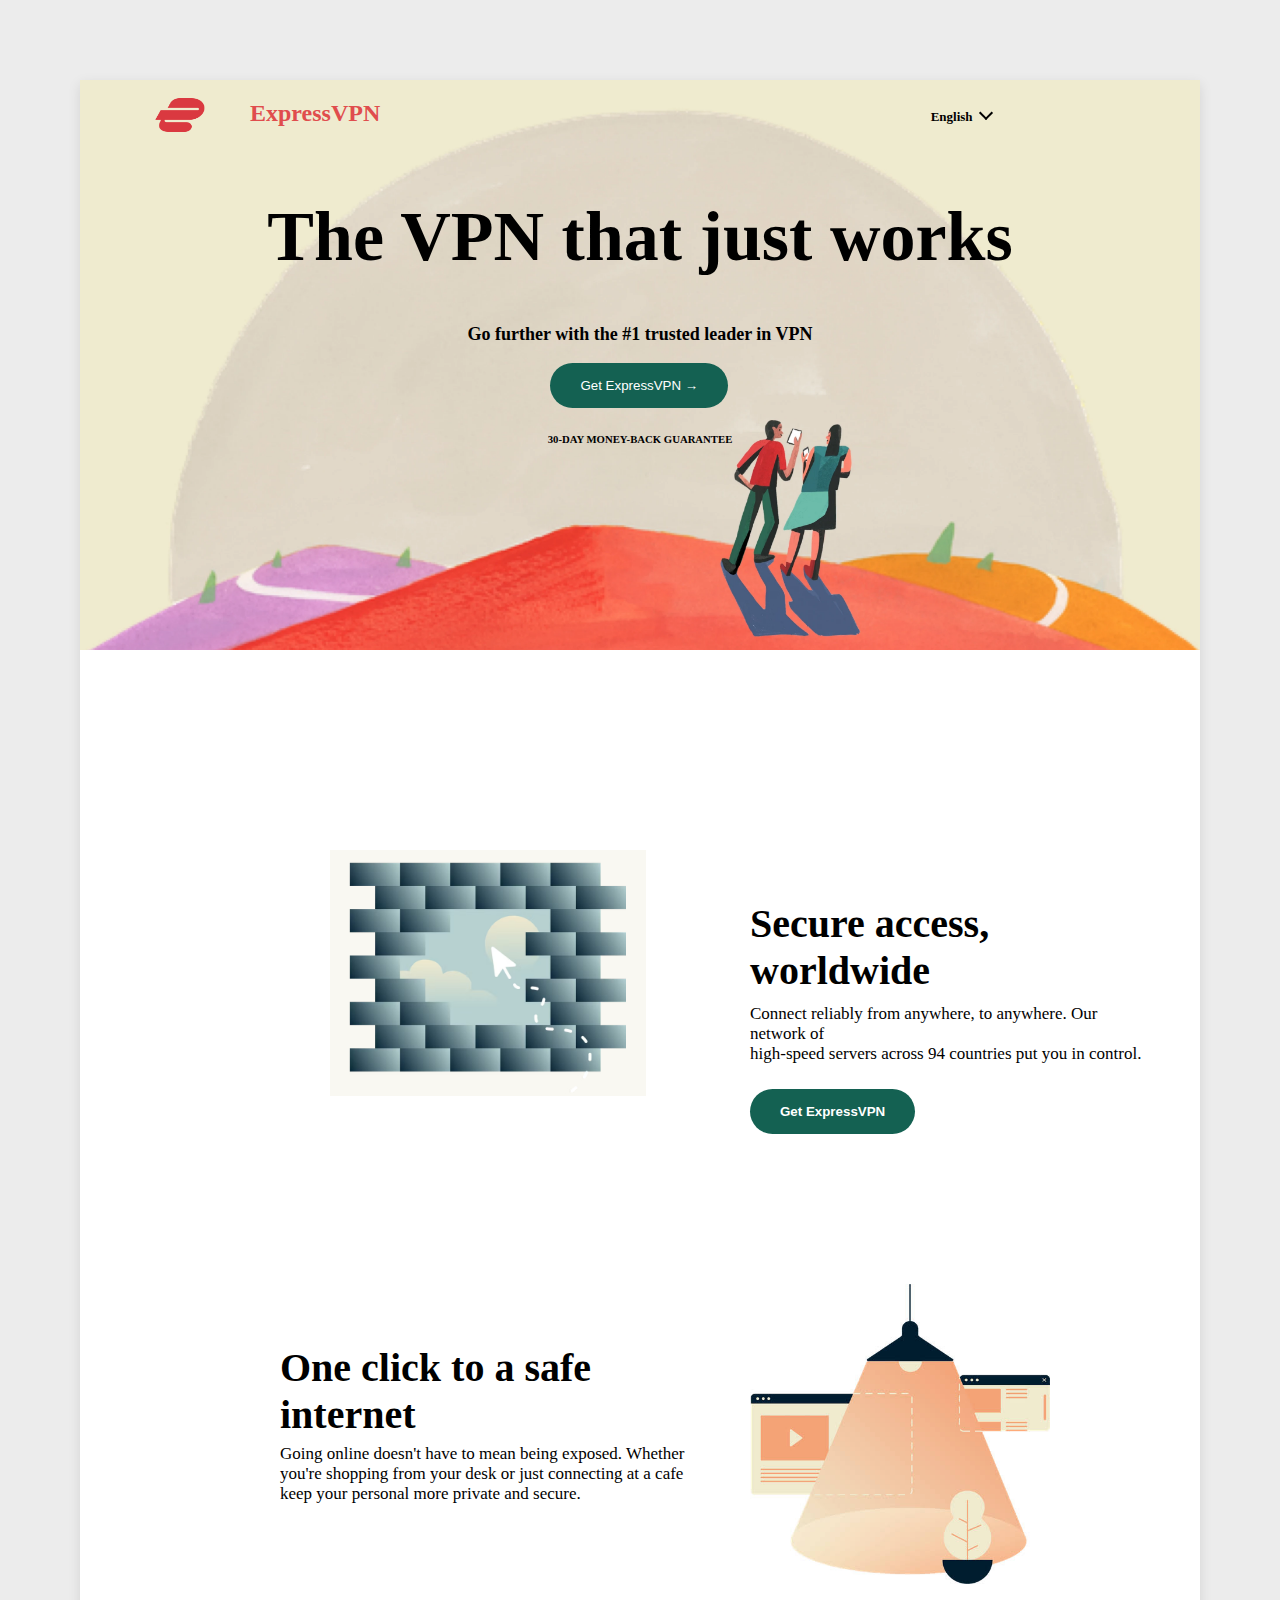
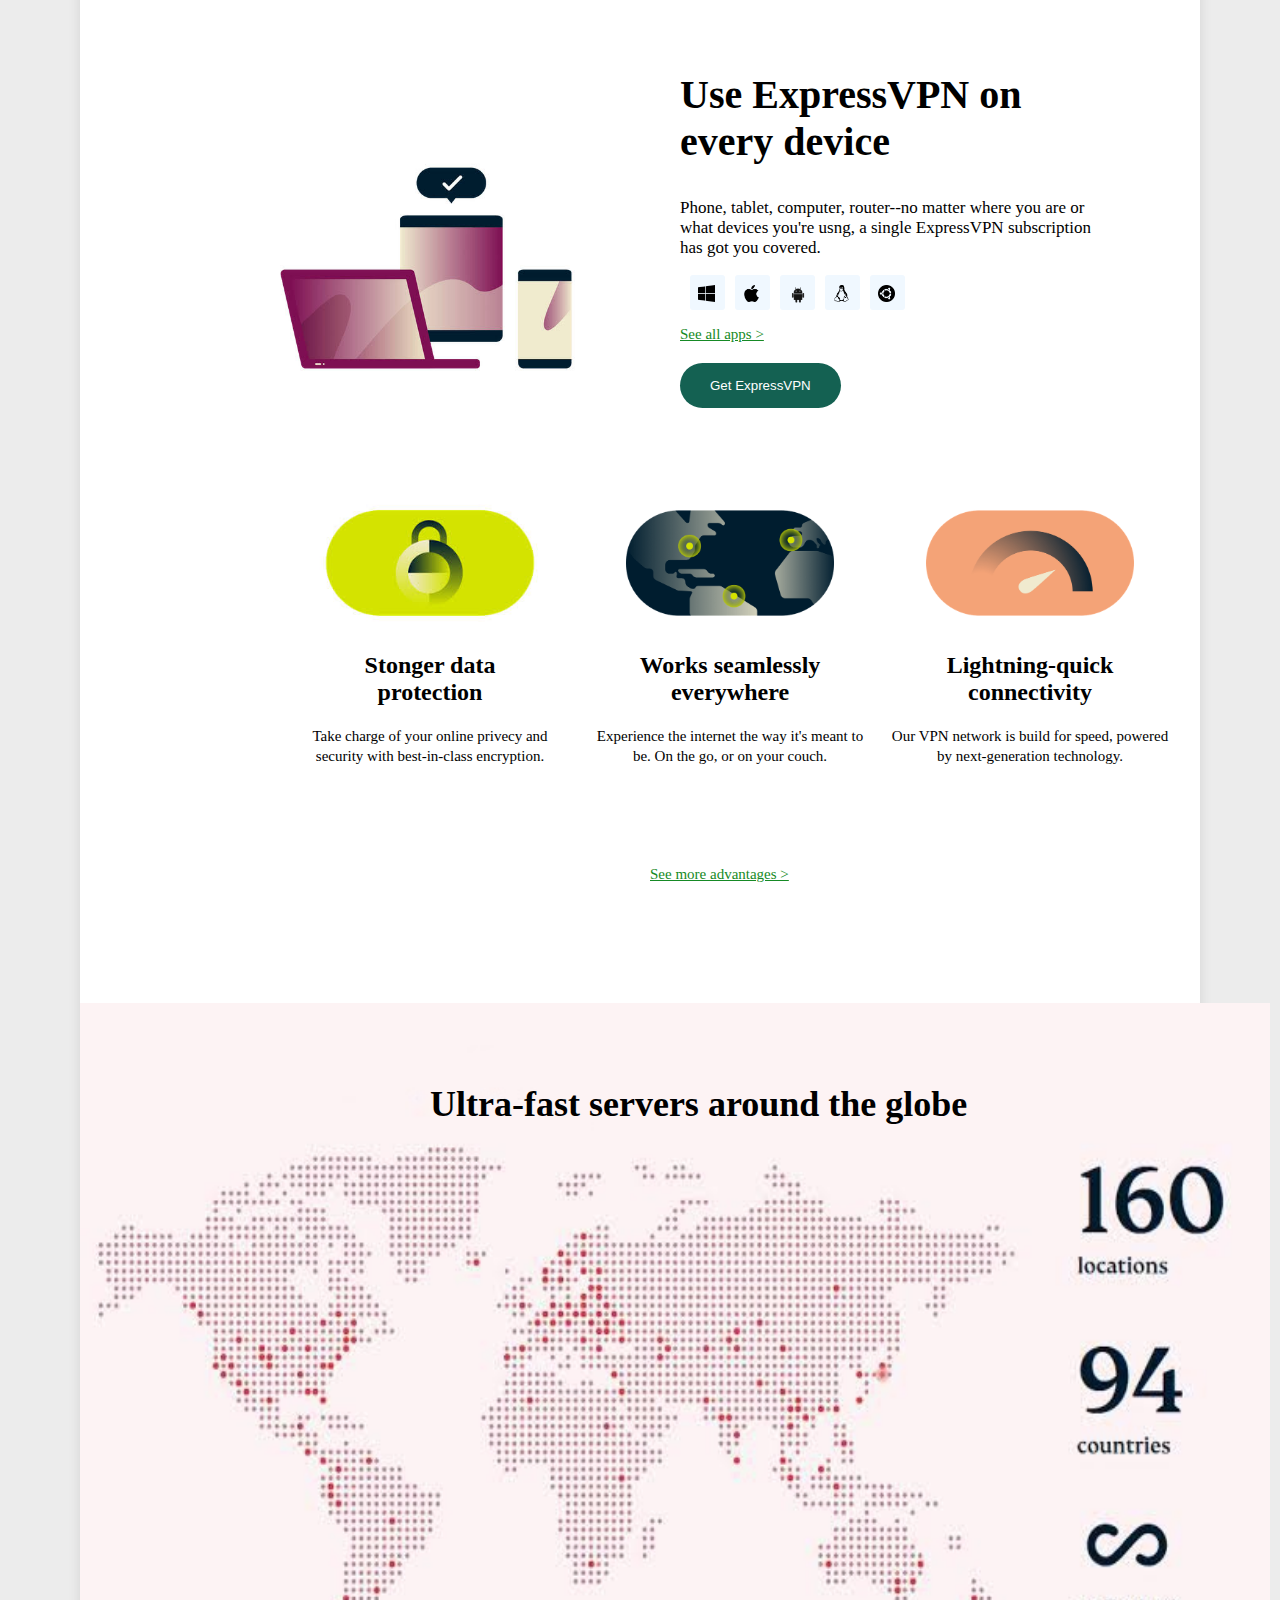
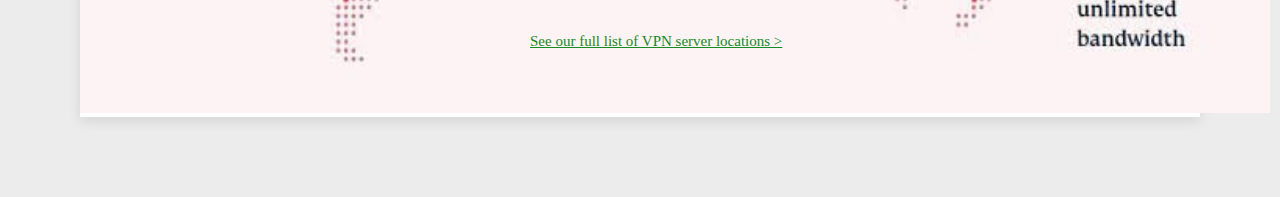
<file: TASK 1/LandingPage.html>
<!DOCTYPE html>
<html>
<head>
    <title>ExpressVPN</title>
    <meta name='viewport' content='width=device-width, initial-scale=1'>
    <link rel="stylesheet" href="https://cdnjs.cloudflare.com/ajax/libs/font-awesome/4.7.0/css/font-awesome.min.css">
    <link rel="stylesheet" href="LandingPage.css">
</head>
<body>
    <div class="block">
    <header>
        <div class="top">
        <img src="logo.png">
        <h2>ExpressVPN</h2>
        <button class="English">
            <p class="arrow-container">English<span class="arrow down-arrow"></span></p>
        </button>
    </div>
        <h1>The VPN that just works</h1>
        <p>Go further with the #1 trusted leader in VPN</p>
        <button>Get ExpressVPN →</button>
        <h6>30-DAY MONEY-BACK GUARANTEE</h6>
    </header>

    <section class="hero">
        
        <div class="hero-text">
            <h2>Secure access,<br> worldwide</h2>
            <p>Connect reliably from anywhere, to anywhere. Our network of <br>
                high-speed servers across 94 countries put you in control.</p>
            <button>Get ExpressVPN</button>
        </div>
    </section>

    <section class="click">
        
        <div class="click-text">
            <h2>One click to a safe<br> internet</h2>
            <p>Going online doesn't have to mean being exposed. Whether <br>
                you're shopping from your desk or just connecting at a cafe<br>
                keep your personal more private and secure.</p>
                <img src="2.jpeg">
        </div>
    </section>

    <section class="apps">
        <img src="3.jpeg">
        <div class="apps-text">
            <h2>Use ExpressVPN on <br> every device</h2>
            <p>Phone, tablet, computer, router--no matter where you are or <br>
                what devices you're usng, a single ExpressVPN subscription <br>
            has got you covered.</p>

        <div class="os">
            <div class="fix-div"><img  src="windows.png"></div>
            <div class="fix-div"><img  src="apple.png"></div>
            <div class="fix-div"><img  src="android.png"  style="width: 20px; height: 20px;"></div>
            <div class="fix-div"><img  src="linux.png"></div>
            <div class="fix-div"><img  src="ubuntu.png"></div>
        </div>

            <a>See all apps ></a><br>
            <button>Get ExpressVPN</button>
        </div>
    </section>


    <section class="features">
        <div class="feature">
            <img src="4.jpeg" alt="One click to a safer internet">
            <h3>Stonger data <br>protection</h3>
            <p>Take charge of your online privecy and <br> security with best-in-class encryption.</p>
        </div>
        <div class="feature">
            <img src="5.png" alt="Use ExpressVPN on every device">
            <h3>Works seamlessly everywhere</h3>
            <p>Experience the internet the way it's meant to <br> be. On the go, or on your couch.</p>
        </div>
        <div class="feature">
            <img src="6.png" alt="Stronger data protection">
            <h3>Lightning-quick <br> connectivity</h3>
            <p>Our VPN network is build for speed, powered <br> by next-generation technology.</p>
        </div>
        <a>See more advantages ></a>
    </section>

    <section class="servers">
        <h2>Ultra-fast servers around the globe</h2>
        <a>See our full list of VPN server locations ></a>
        <img src="bottom.jpg" alt="World map with server locations">
        
    </section>
</div>


</body>
</html>
</file>
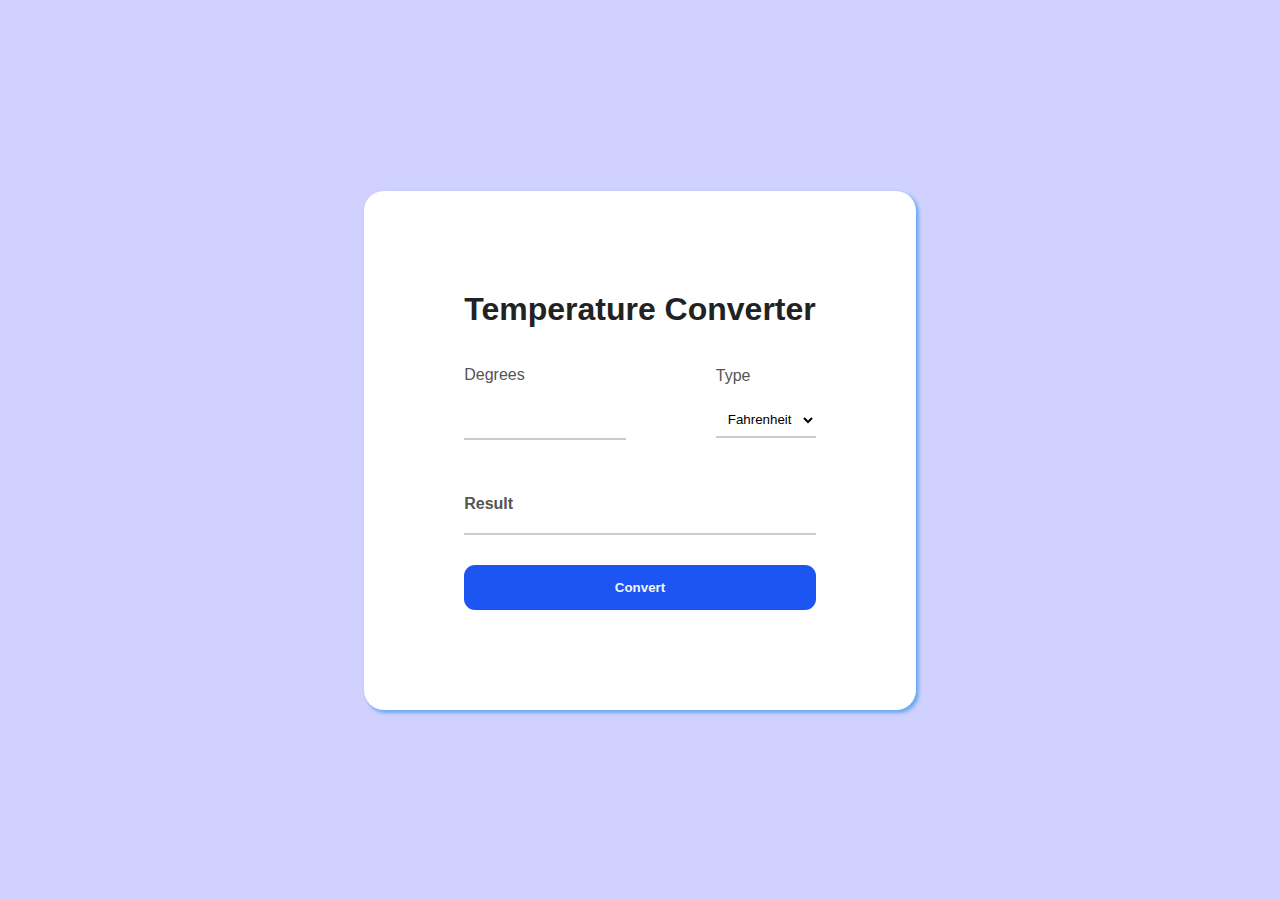
<file: TASK 2/Temperature.html>
<!DOCTYPE html>
<html lang="en">
  <head>
    <meta charset="UTF-8" />
    <meta http-equiv="X-UA-Compatible" content="IE=edge" />
    <meta name="viewport" content="width=device-width, initial-scale=1.0" />
    
    <title>Temperature Converter App</title>

    <style>
        /*style.css */
* {
  box-sizing: border-box;
  margin: 0;
  padding: 0;
  font-family: sans-serif;
}

body {
  background-color: #d0d0fffa;
  color: #222;
  font-size: 1rem;
  display: flex;
  justify-content: center;
  align-items: center;
  width: 100vw;
  height: 100vh;
}
.title {
  color: #222;
  font-size: 2rem;
  text-align: center;
}
.temperature-converter {
  background: #ffffff;
  border-radius: 20px;
  box-shadow: rgba(98, 165, 241, 0.89) 2.8px 2.8px 3.4px;
  position: relative;
  display: flex;
  flex-direction: column;
  justify-content: center;
  padding: 100px 100px 100px;
  min-width: 320px;
  width: 100%;
  height: auto;
}
.result {

  margin: 20px 0;
}
.result-heading {
  color: #555;
  font-size: 1rem;
  font-weight: 600;
}
.celsius-value {
  border-bottom: 2px solid #ccc;
  padding: 10px;
}
label {
  color: #555;
  font-size: 1rem;
  margin-bottom: 5px;
}
input,
select {
  background: transparent;
  border: none;
  outline: none;
  border-bottom: 2px solid #ccc;
  padding: 8px;
  margin-bottom: 15px;
}

.degree-type {
  display: flex;
  justify-content: space-between;
  align-items: center;
  padding: 20px 0;
}
.degree-field {
    
  display: flex;
  flex-direction: column;
  width: 46%;
}
option {
  background-color: #d7d6f5;
  color: #080808;
}
#convert-btn {
  background:rgb(28, 85, 241);
  border: none;
  outline: none;
  border-radius: 11px;
  color: #f6f6f6;
  cursor: pointer;
  font-weight: bold;
  margin-top: 10px;
  padding: 15px 80px;
  
}
#convert-btn:hover {
  background: linear-gradient(to bottom, #4a47e7, #322fda);
}
    </style>

  </head>
  <body>
    <div class="container">
      <div class="temperature-converter">
          <h1 class="title">Temperature Converter</h1><br>
          
          <div class="degree-type">
            <div class="degree-field">
              <label for="degree">Degrees</label><br>   
              <input type="number" name="degree" id="degree" />
            </div>
            <div class="temp-field">
              <label for="temp-type">Type</label><br><br>
              <select name="temperatures" id="temp-type" autocomplete="on">
                <option id="fahrenheit" value="fahrenheit">Fahrenheit</option>
                <option id="kelvin" value="kelvin">Kelvin</option>
              </select>
            </div>
           
          </div>
          <div class="result">
            <span class="result-heading">Result</span>
            <h2 class="celsius-value" id="celsius"></h2>
          </div>
          <button id="convert-btn">Convert</button>
      </div>
    </div>
    <!--LINK JAVASCRIPT FILE-->
    <script>
        // script.js
const celsiusElem = document.querySelector("#celsius");
const degree = document.querySelector("#degree");
const convertBtn = document.querySelector("#convert-btn");
const tempType = document.querySelector("#temp-type");

window.addEventListener("load", () => {
  degree.value = "";
  celsiusElem.innerHTML = "";
});

convertBtn.addEventListener("click", (e) => {
  e.preventDefault();
  convertToCelsius();
});

function convertToCelsius() {
  let inputValue = degree.value;

if (tempType.value === "fahrenheit") {
    const FahrenheitToCelsius = (inputValue - 32) * (5 / 9);
    celsiusElem.innerHTML = `${FahrenheitToCelsius.toFixed(3)} &deg;c`;
  } else if (tempType.value === "kelvin") {
    const KelvinToCelsius = inputValue - 273.15;
    celsiusElem.innerHTML = `${KelvinToCelsius.toFixed(3)} &deg;c`;
  }
}
    </script>
  </body>
</html>
</file>
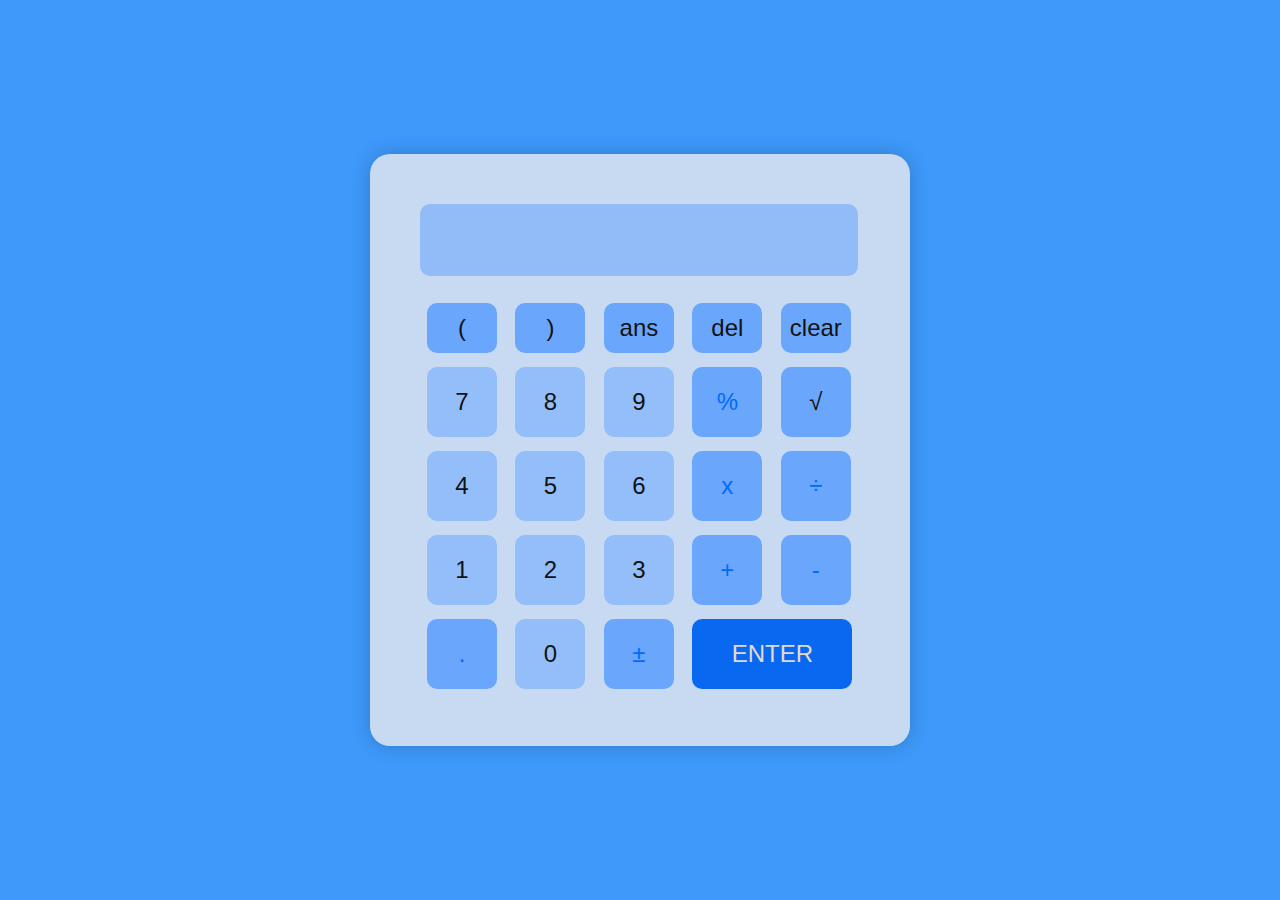
<file: TASK 3/Calculator.html>
<!DOCTYPE html>
<html>
<head>
  <title>Calculator</title>
  <style>
    /* Add some basic styling to make the calculator look decent */
    body {
        display: flex;
        justify-content: center;
        align-items: center;
        height: 100vh;
        background-color: #3e99fa;
        margin: 0;
        font-family: Arial, sans-serif;
        
    }
    #calculator {
        background-color: #c8daf1;
        padding: 50px;
        border-radius: 20px;
        box-shadow: 0 0 20px rgba(0, 0, 0, 0.2);
    }
    #screen {
        width: 95%;
        height: 70px;
        border: none;
        background-color: #92bcf7;
        color: #000;
        text-align: right;
        padding-right: 10px;
        padding-left: 10px;
        font-size: 2rem;
        border-radius: 10px;
        margin-bottom: 20px;
    }

    .top button{
        background-color: #69a6fc;
        width: 70px;
        height: 50px;
    }
    button {
        
        width: 70px;
        height: 70px;
        margin: 7px;
        background-color: #93befa;
        border: none;
        border-radius: 10px;
        font-size: 1.5rem;
        color: #121213;;
        cursor: pointer;
        transition: background-color 0.2s;
    }
   
  </style>
</head>
<body>
  <div id="calculator">
    <input id="screen" type="text" readonly />
    <div class="top">
      <div class="top">
      <button value="(">(</button>
      <button value=")">)</button>
      <button value="ans">ans</button>
      <button value="del">del</button>
      <button value="clear">clear</button>
    </div>

    </div>
    <div>
      <button value="7">7</button>
      <button value="8">8</button>
      <button value="9">9</button>
      <button value="%" style="background-color: #69a6fc; color: #006aff;">%</button>
      <button value="√" style="background-color: #69a6fc;">√</button>

      
    </div>
    <div>
      <button value="4">4</button>
      <button value="5">5</button>
      <button value="6">6</button>
      <button value="*" style="background-color: #69a6fc; color: #006aff;">x</button>
      <button value="/" style="background-color: #69a6fc;color: #006aff;">÷</button>
    </div>
    <div>
      <button value="1">1</button>
      <button value="2">2</button>
      <button value="3">3</button>
      <button value="+" style="background-color: #69a6fc;color: #006aff;">+</button>
      <button value="-" style="background-color: #69a6fc;color: #006aff;">-</button>
    </div>
    <div>
      <button value="." style="background-color: #69a6fc;color: #006aff;">.</button>
      <button value="0">0</button>
      <button value="+/-" style="background-color: #69a6fc;color: #006aff;">±</button>
      <button value="=" style="background-color: #0869f0; color: rgb(228, 217, 202); width: 160px;">ENTER</button>
      
    </div>
  </div>

  <!-- Add the JavaScript code here -->
  <script>
   
        const screen = document.getElementById('screen');
        const buttons = document.querySelectorAll('button');

        buttons.forEach(button => {
            button.addEventListener('click', () => {
                const value = button.value;
                const current = screen.value;

                if (value === 'clear') {
                    screen.value = '';
                } else if (value === 'del') {
                    screen.value = current.slice(0, -1);
                } else if (value === '=') {
                    try {
                        screen.value = eval(current);
                    } catch {
                        screen.value = 'Error';
                    }
                } else if (value === '√') {
                    try {
                        screen.value = Math.sqrt(eval(current));
                    } catch {
                        screen.value = 'Error';
                    }
                } else if (value === 'ans') {
                    if (localStorage.getItem('lastResult')) {
                        screen.value = localStorage.getItem('lastResult');
                    }
                } else if (value === '+/-') {
                    if (current.startsWith('-')) {
                        screen.value = current.slice(1);
                    } else {
                        screen.value = '-' + current;
                    }
                } else {
                    screen.value += value;
                }
            });
        });

        // Store the last result in local storage when the '=' button is clicked
        document.addEventListener('click', (e) => {
            if (e.target.value === '=') {
                localStorage.setItem('lastResult', screen.value);
            }
        });

  </script>
</body>
</html>
</file>
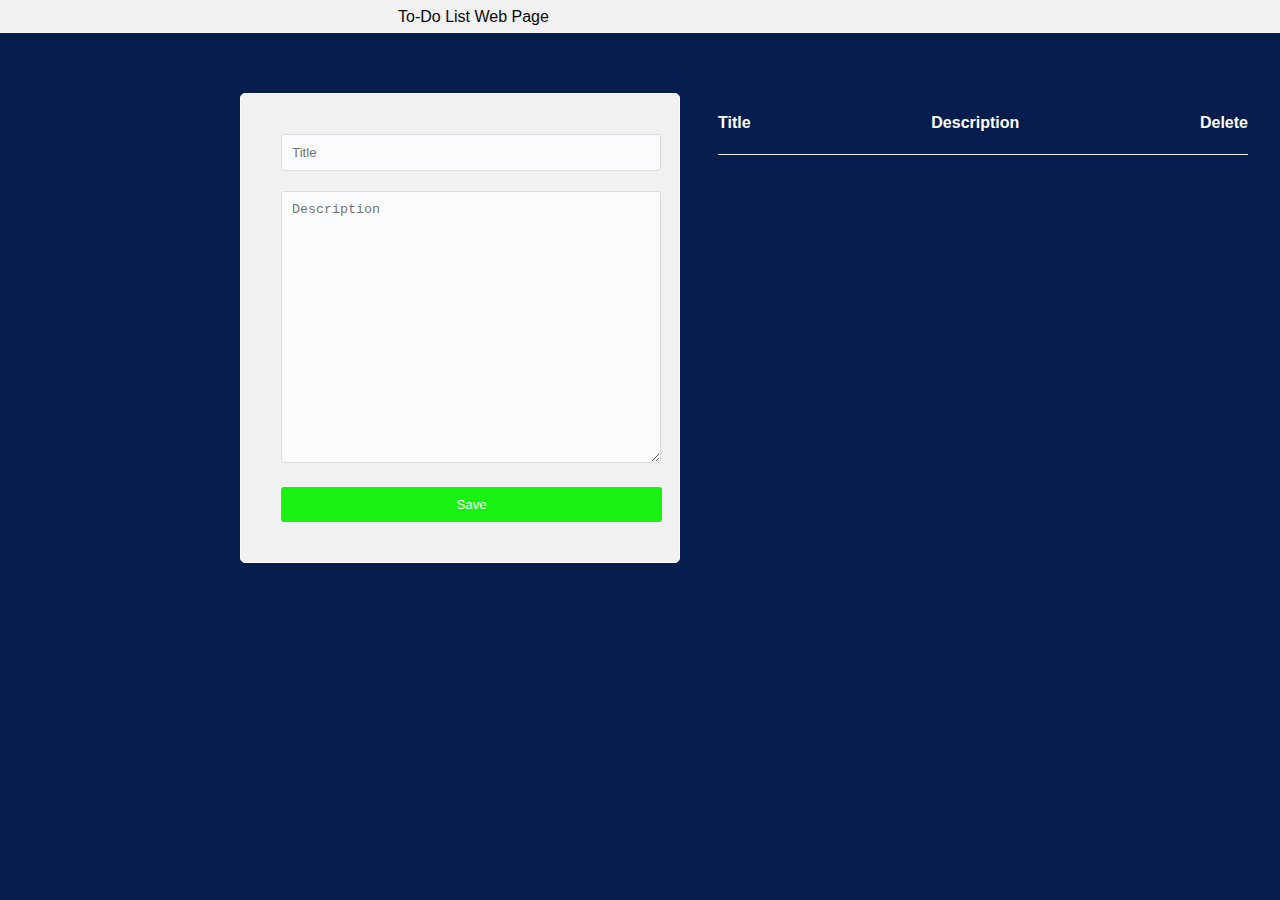
<file: TASK 5/To-Do List.html>
<!DOCTYPE html>
<html lang="en">
<head>
    <meta charset="UTF-8">
    <meta name="viewport" content="width=device-width, initial-scale=1.0">
    <title>To-Do List Web Page</title>
    <style>
        body {
            font-family: sans-serif;
            background-color: #071d4d;
            color: #fff;
        }

        .top {
            background-color: #f1f1f1;
            color: #080808;
            padding-left: 400px;
            padding-top: 10px;
            width: 110%;
            height: 25px;
            margin-top: -10px;
            margin-left: -10px;
        }
        .container {
            display: flex;
            align-items: flex-start;
            margin: 40px auto;
            max-width: 800px;
            padding: 20px;
            
        }
        
        .form-group {
            width: 45%;
            padding: 40px;
            border: 1px solid #fff;
            border-radius: 5px;
            background-color: #f1f1f1;
        }

       

        .form-group input,
        .form-group textarea {
            width: 100%;
            padding: 10px;
            margin-bottom: 20px;
            border: 1px solid #dbdbdb;
            border-radius: 3px;
            background-color: #fafbfc;
            color: #080808;
        }

        .form-group textarea {
            height: 250px;
        }

        .form-group button {
            padding: 10px 49%;
            border: none;
            border-radius: 3px;
            background-color: #18f111;
            color: #fff;
            cursor: pointer;
        }

        .todo-list {
            width: 45%;
            
        }
 
        .todo-title{
            display: flex;
            width: 530px;
            justify-content: space-between ;
            margin-left: 38px;
            
        }
        .todo-item {
            display: flex;
            width: 500px;
            justify-content: space-between;
            align-items: center;
            padding: 15px;
            color: #080808;
            margin-bottom: 10px;
            border-radius: 3px;
            background-color: #ffffff;
        }

        .span{
            width: 530px;
            height: 1px;
            margin-left: 38px;
            background-color: #f1f1f1;

        }
        .todo-item button {
            padding: 5px 13px;
            border: none;
            border-radius: 3px;
            background-color: #ff1605;
            color: #fff;
            cursor: pointer;
        }
    </style>
</head>
<body>
    <div class="top">To-Do List Web Page</div>

    <div class="container">
        <div class="form-group">
            <input type="text" id="title" placeholder="Title" required>
            <textarea id="description" placeholder="Description" required></textarea>
            <button id="add-todo">Save</button>
        </div>
        <div class="todo-list">
            <div class="todo-title">
            <h4>Title</h4>
            <h4>Description</h4>
            <h4>Delete</h4>
        </div>
        <div class="span"></div>
            <ul id="todo-items"></ul>
        </div>
    </div>

    <script>
        const todoItems = document.getElementById('todo-items');
        const addTodoButton = document.getElementById('add-todo');

        addTodoButton.addEventListener('click', () => {
            const title = document.getElementById('title').value;
            
            const description = document.getElementById('description').value;

            if (title.trim() === '') {
                alert("Please enter a title.");
                return;
            }

            const newTodoItem = document.createElement('li');
            newTodoItem.classList.add('todo-item');
            newTodoItem.innerHTML = `
                <div class="title">${title}</div>
                <div class="description">${description}</div>
                <button class="delete-button">X</button>
            `;

            todoItems.appendChild(newTodoItem);

            const deleteButton = newTodoItem.querySelector('.delete-button');
            deleteButton.addEventListener('click', () => {
                todoItems.removeChild(newTodoItem);
            });

            document.getElementById('title').value = '';
            document.getElementById('description').value = '';
        });
    </script>
</body>
</html>
</file>
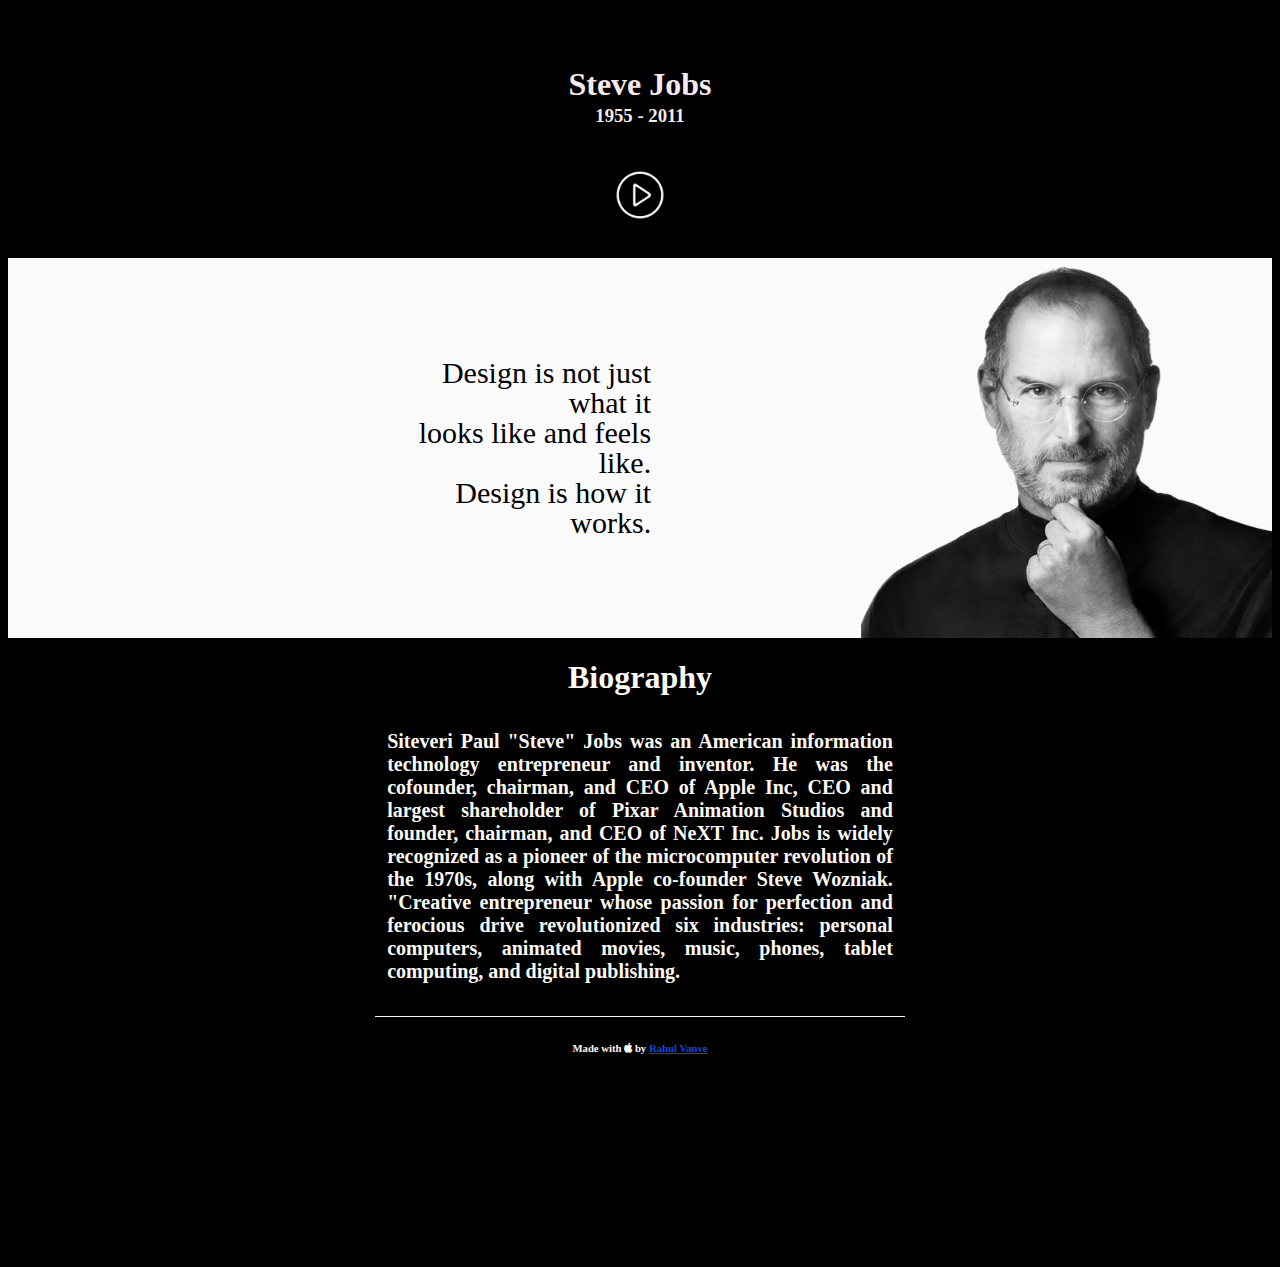
<file: TASK 7/Biography.html>
<!DOCTYPE html>
<html lang="en">
<head>
    <meta charset="UTF-8">
    <meta name="viewport" content="width=device-width, initial-scale=1.0">
    <link rel="stylesheet" href="https://cdnjs.cloudflare.com/ajax/libs/font-awesome/4.7.0/css/font-awesome.min.css">
    <title>Document</title>
    <style>
       body{
        background-color: black;
        
       }

        .container{
            color: rgb(248, 234, 234);
            justify-items: center;
            text-align: center;
            padding-top: 50px;
            line-height: 10px;
            height: 200px;
            
        }

        .container img{
            width: 50px;
            height: 50px;
            padding-left: 0px;
            padding-top: 30px;
        }
        .middle{
            background-color: rgb(250, 250, 250);
            height: 380px;
            
        }
        img{  
        height: 380px;  
        width: 450px;  
        padding-left: 210px;
        } 

        .middle { 
            display: flex;   
            text-align: right; 
        } 

        .middle p{
            margin-top: 100px;
            margin-left: 370px;
            font-size: 30px;
            line-height: 30px;
            
        }
        .last{
          
          height:66.67vh;
          color: rgb(253, 249, 244);
          text-align: center;
          
        }
        .last h5{
            text-align: justify;
            padding-left: 30%;
            padding-right: 30%;
            font-size: 20px;
        }
        .line{
            width: 530px;
            height: 1px;
            margin: auto;
            background-color: aliceblue;
        }
        .last u{
            color: rgb(0, 68, 255);
        }
    </style>
</head>
<body>
    <div class="container">
        <h1>Steve Jobs</h1>
        <h3>1955 - 2011</h3>
        <img src="play-removebg-preview.png">
    </div>

    <div class="middle">
        <p>Design is not just what it<br> looks like and feels like.<br> Design is how it works.</p>
        <img src="stevejobs.1419962539-removebg-preview.png">
    </div>
    <div class="last">
        <h1>Biography</h1>
        
        <h5>
            Siteveri Paul "Steve" Jobs was an American information technology entrepreneur and inventor.
            He was the cofounder, chairman, and CEO of Apple Inc, CEO and largest shareholder of Pixar
            Animation Studios and founder, chairman, and CEO of NeXT Inc. Jobs is widely recognized as 
            a pioneer of the microcomputer revolution of the 1970s, along with Apple co-founder Steve Wozniak.
            "Creative entrepreneur whose passion for perfection and ferocious drive revolutionized six industries:
            personal computers, animated movies, music, phones, tablet computing, and digital publishing.
        </h5>
        <div class="line"></div>
        <h6>Made with <i class="fa fa-apple"></i> by <u>Rahul Vanve</u></h6>
    </div>
</body>
</html>
</file>
<file: TASK 1/LandingPage.css>
body {
    font-family: 'Times New Roman';
    margin: 80px;
    background-color: #ececec;
    box-shadow: rgba(0, 0, 0, 0.1) 0px 4px 12px;;
}

.block{
    background-color: #ffffff;
}

header {
    
    background-color: #f0f0f0;
    background-image: url('top.png');
    background-size: cover;
    background-position: center;
    height: 570px;
   
}

.top{
    display: flex;
    color: #e04d4d;
    font-family: 'Times New Roman';
    
}
 
header img{
    width: 140px;
    height: 70px;
    text-align: left;
    padding-left: 30px;
    
}

.English{
    background-color: transparent;
    height: 50px;
    width: 250px;
    color: #000000;
    font-size: 0.5em;
    

}

.arrow-container{
    font-size: small;
    text-align: center;
}
 .arrow {
    background-color: transparent;
    display: inline-block;
    margin-right: 30px;
    width: 8px;
    height: 8px;
    border-top: 2px solid #000;
    border-right: 2px solid #000;
 }

 .down-arrow {
    transform: rotate(135deg);
    margin-left: 8px;
    margin-bottom: 3px;
 }

header h1 {
    font-size: 70px;
    font-family: 'Times New Roman';
    text-align: center;
    
}

header p {
    font-size: 18px;
    font-weight: bold;
    font-family: 'Times New Roman';
    text-align: center;

}

header button {
    background-color: #146152;
    color: white;
    border: none;
    padding: 15px 30px;
    border-radius: 25px;
    margin-left: 42%;
    cursor: pointer;
    
}

header h6{
    text-align: center;
}

.hero {
    background-image: url('1.png');
    background-repeat: no-repeat;
    margin-left: 250px;
    margin-top: 200px;
    display: flex;
    align-items: center;
    justify-content: space-between;
    padding: 50px;
}



.hero-text {
    color: rgb(0, 0, 0);
    padding-left: 370px;
    margin-top: 0;
    font-family: 'Times New Roman';
    
}

.hero-text h2 {
    font-size: 40px;
    margin: 0;
}

.hero-text p {
    
    font-size: 17px;
    margin: 10px 0;
    line-height: 20px;
}

.hero button{
    background-color: #146152;
    color: white;
    border: none;
    padding: 15px 30px;
    border-radius: 25px;
    margin-top: 15px;
    font-weight: bold;
    cursor: pointer;

}

.click{
    display: flex;
}

.click-text img{
    width: 300px;
    height: 300px;
    padding-left: 670px;
    padding-top: 100px;
    
}

.click-text h2{
    position: absolute;
    margin-left: 200px;
    margin-top: 160px;
    font-size: 40px;
    font-family: 'Times New Roman';
}

.click-text p{
    position: absolute;
    margin-top: 260px;
    margin-left: 200px;
    font-size: 17px;
    font-family: 'Times New Roman';
}

.apps{
    display: flex;
}

.apps img{
    height: 300px;
    width: 300px;
    padding-left: 200px;
    padding-top: 130px;
}

.apps-text {
    margin-left: 100px;
    margin-top: 50px;
    font-family: 'Times New Roman';
}

.apps-text h2{
    font-size: 40px;
}

.apps-text p{
    font-size: 17px;
    
}

.os{
    display: flex;
    background-color: #ffffff;
    width: 350px;
    height: 35px;
    padding-bottom: 15px;
    
}
.fix-div{
    width: 35px;
    height: 35px;
    margin-left: 10px;
    background-color: aliceblue;
    border-radius: 3px;
}

.fix-div img{
    width: 17px;
    height: 17px;
    padding-top: 10px;
    padding-left: 8px;
}

.apps-text a{
    font-size: 15px;
    text-decoration: underline;
    color: rgb(22, 138, 37);
    
}

.apps-text button{
    margin-top: 20px;
    background-color: #146152;
    color: white;
    border: none;
    padding: 15px 30px;
    border-radius: 25px;
    cursor: pointer;
}

.features {
    display: flex;
    flex-wrap: wrap;
    padding-left: 200px;
}

.feature {
    width: 300px;
    text-align: center;
    margin-bottom: 30px;
}

.feature img {
    width: 260px;
    height: 130px;
    margin-bottom: 20px;
    margin-top: 80px;
}

.feature h3 {
    font-size: 24px;
    margin: 0;
}

.feature p {
    font-size: 15px;
    margin: 20px 0;
    line-height: 20px;

}

.features a{
    padding-top: 50px;
    padding-left: 370px;
    font-size: 15px;
    text-decoration: underline;
    color: rgb(22, 138, 37);
}

.servers {
    
    padding-top: 100px;
    
}

.servers h2 {
    font-size: 36px;
    margin-left: 350px;
    margin-top: 100px;
    position: absolute;
    
}

.servers img {
    width: 1190px;
    height: 710px;
    margin-top: 20px;
    background-size: cover;
}

.servers a{
    padding-top: 650px;
    padding-left: 450px;
    position: absolute;
    font-size: 15px;
    text-decoration: underline;
    color: rgb(22, 138, 37);
}
</file>
